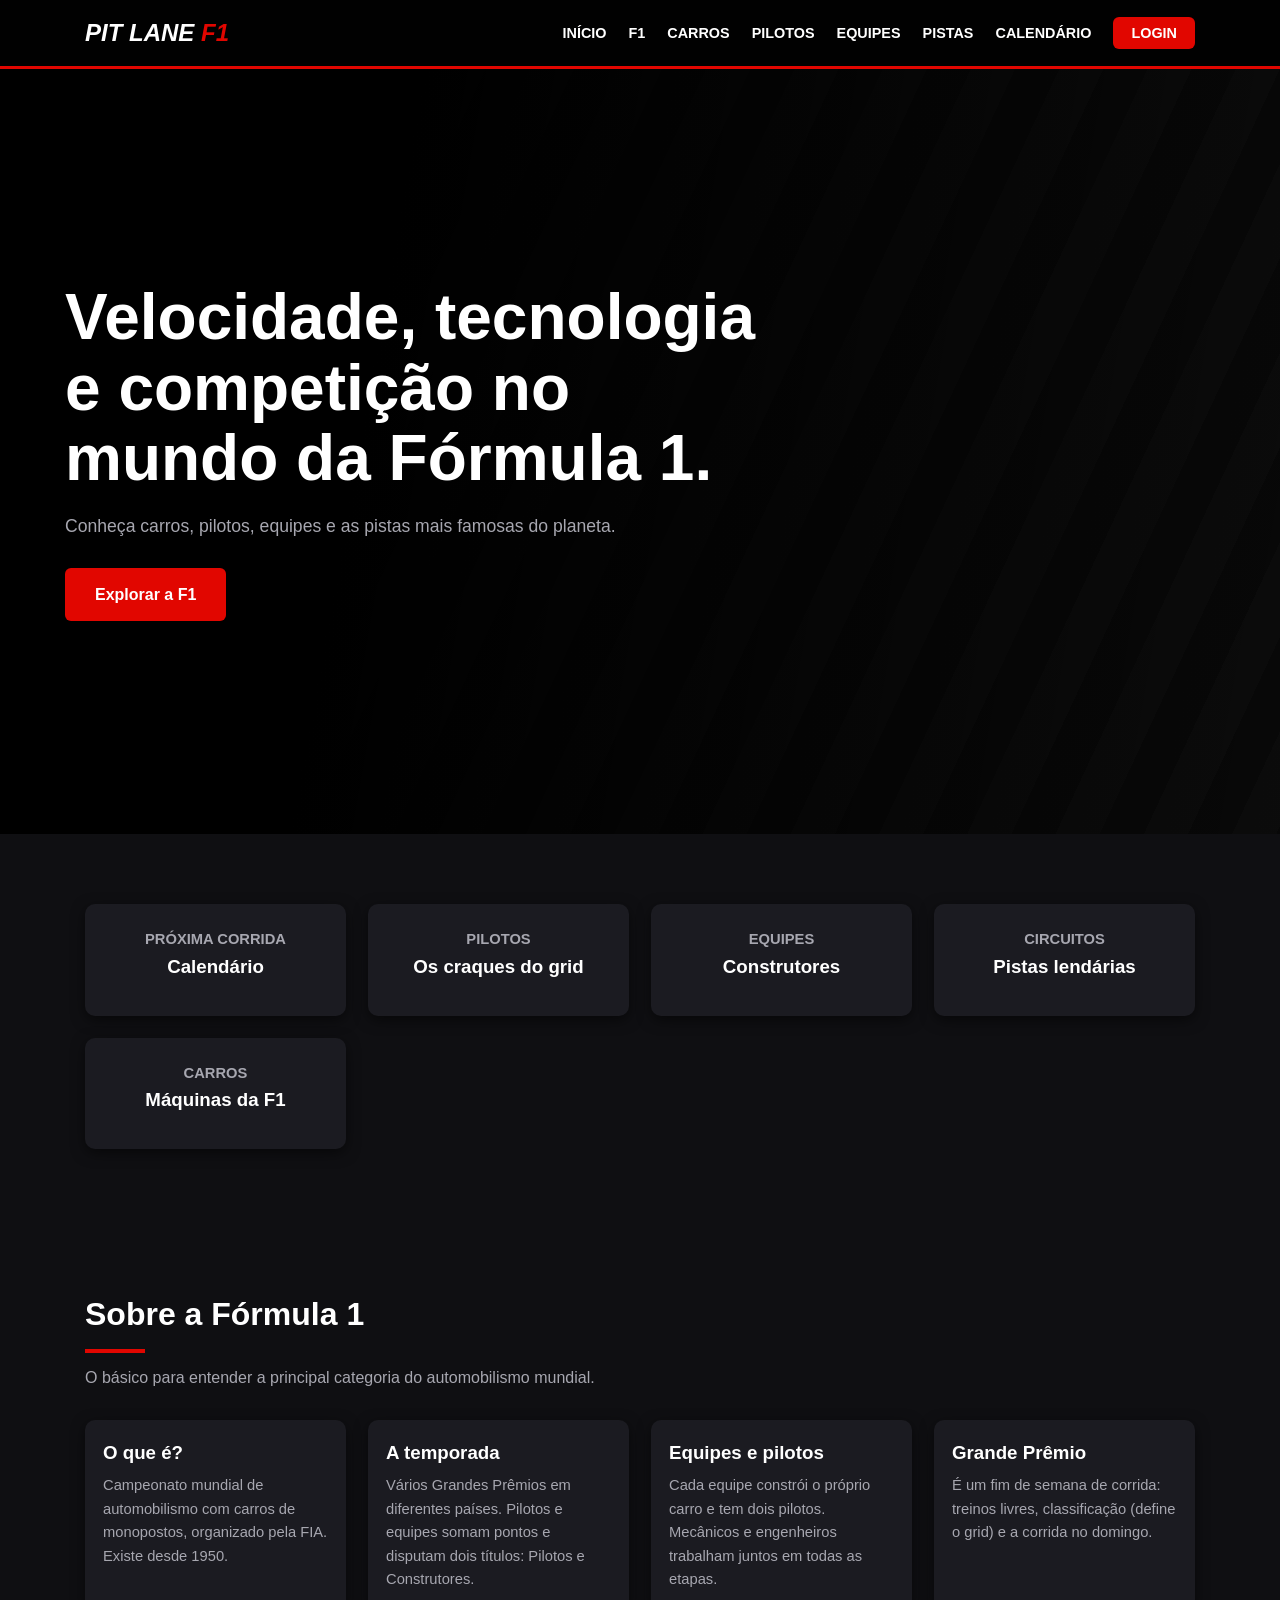
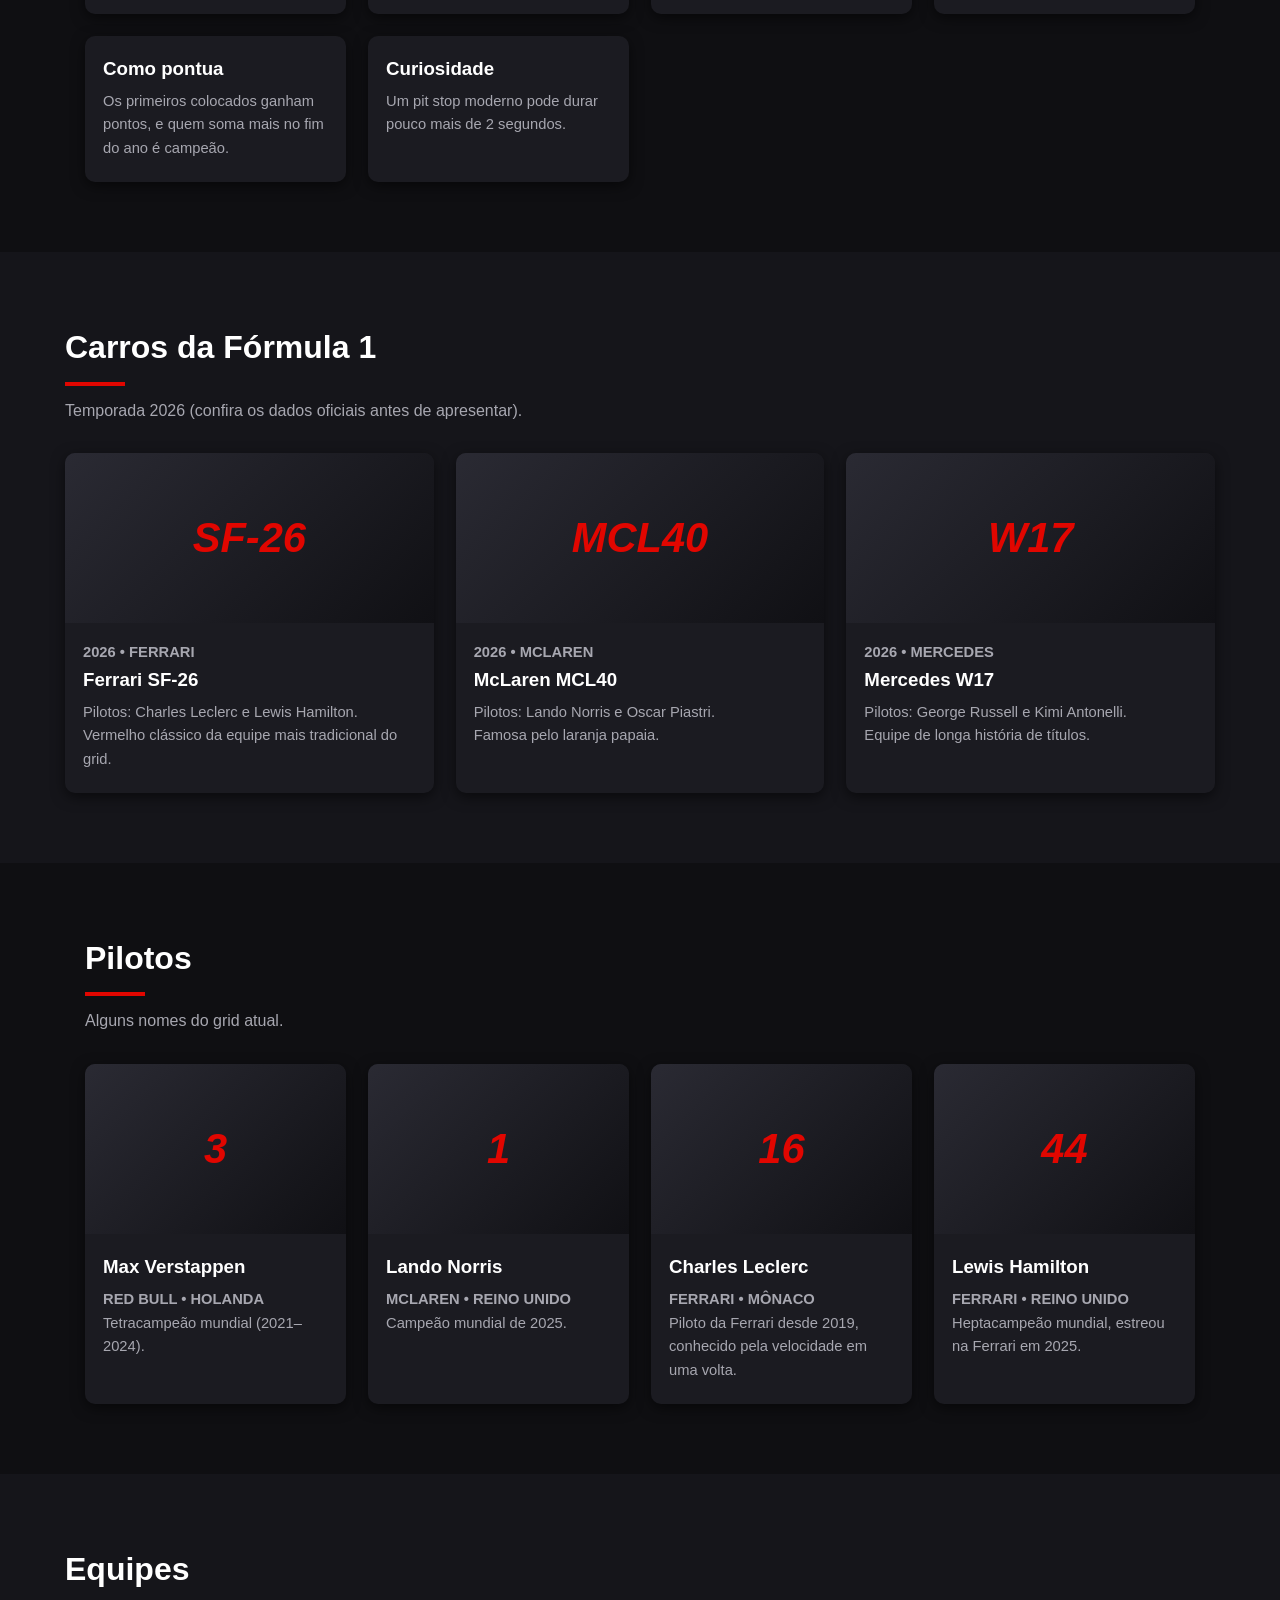
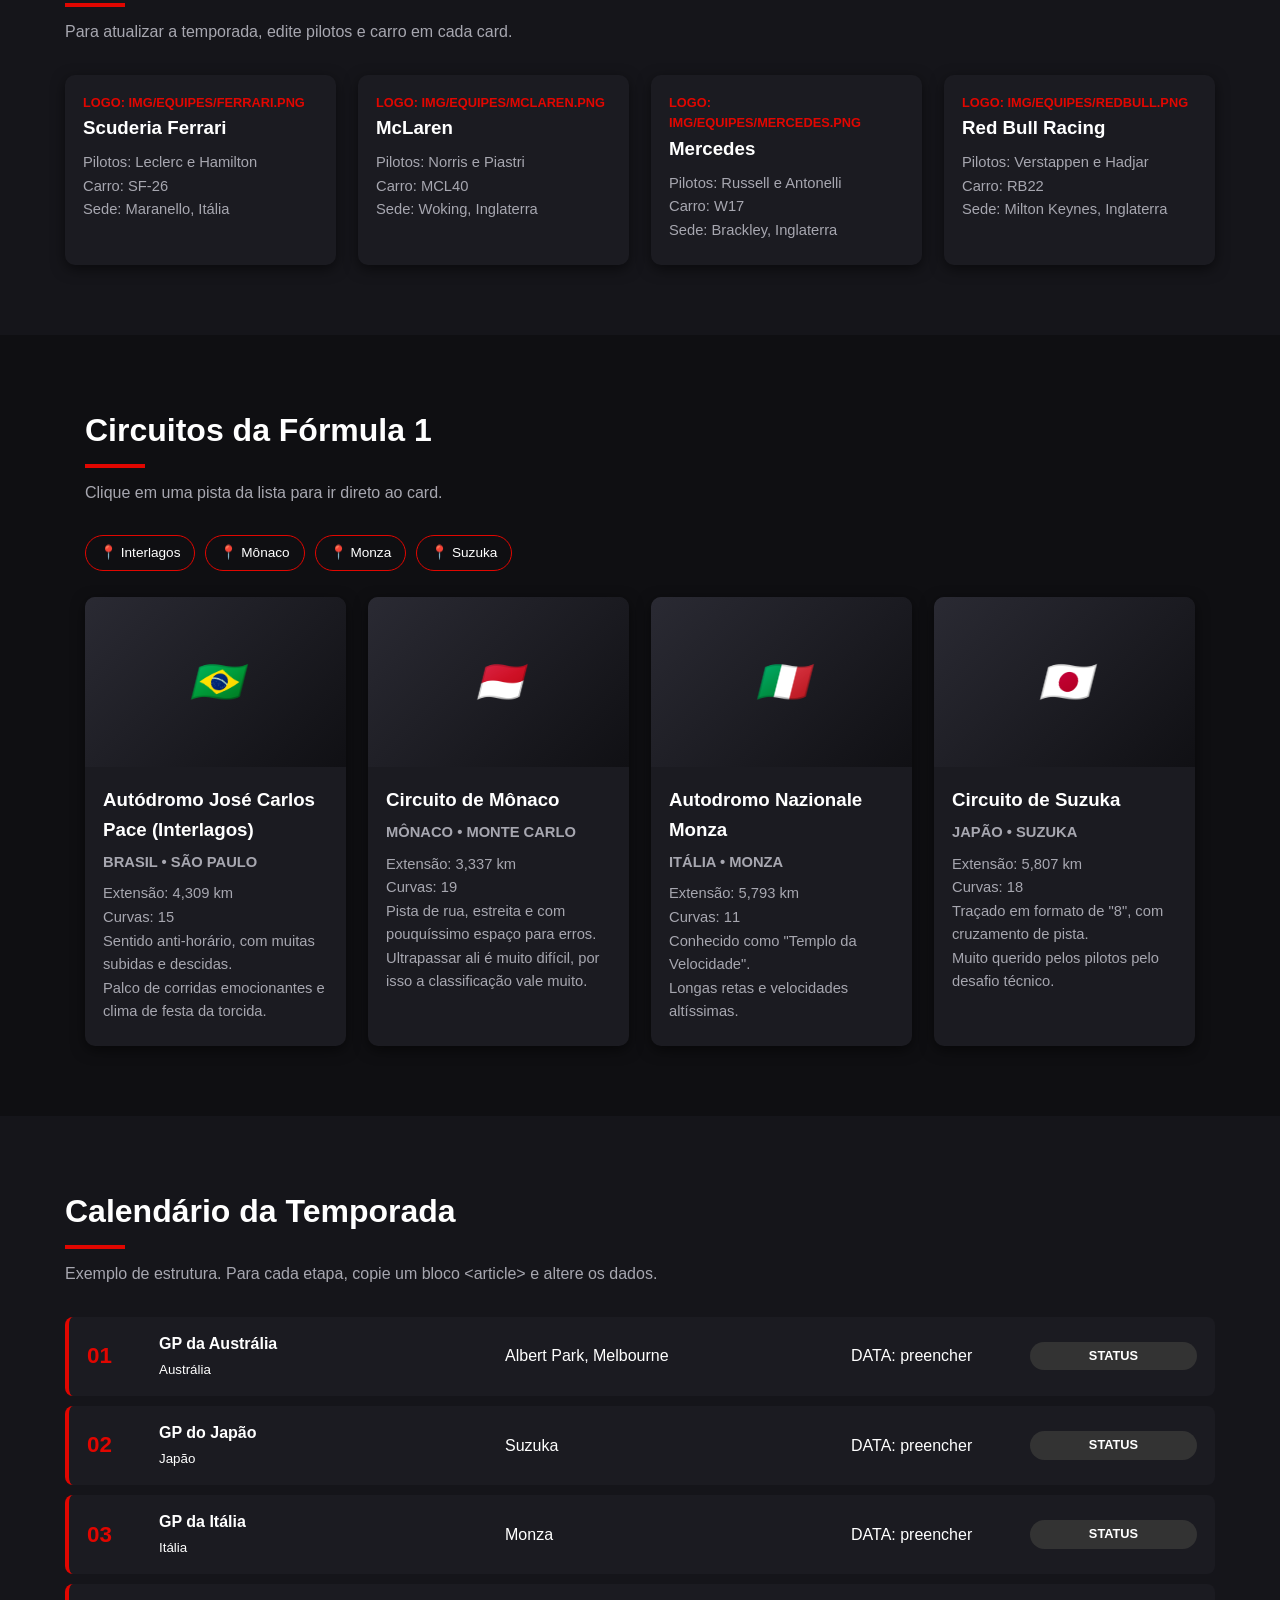
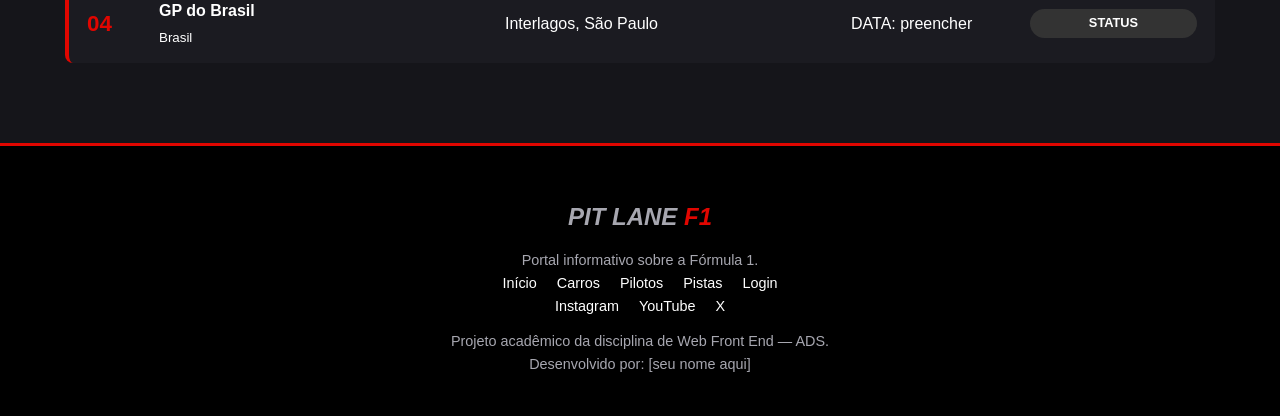
<file: index.html>
<!DOCTYPE html>
<html lang="pt-BR">
<head>
  <meta charset="UTF-8">
  <meta name="viewport" content="width=device-width, initial-scale=1.0">
  <meta name="description" content="Portal sobre Fórmula 1: carros, pilotos, equipes, circuitos e calendário.">
  <title>Pit Lane F1 | Portal de Fórmula 1</title>
  <link rel="stylesheet" href="style.css">
</head>
<body>

<!-- ================= CABEÇALHO ================= -->
<header class="cabecalho">
  <div class="barra">
    <a href="#inicio" class="logo">PIT LANE <span>F1</span></a>
    <!-- Menu mobile SEM JavaScript: o checkbox escondido guarda "aberto/fechado" e o CSS (:checked) mostra o menu -->
    <input type="checkbox" id="menu-toggle" class="menu-toggle" aria-label="Abrir menu">
    <label for="menu-toggle" class="btn-menu">☰</label>
    <nav aria-label="Menu principal">
      <ul class="menu">
        <li><a href="#inicio">INÍCIO</a></li>
        <li><a href="#f1">F1</a></li>
        <li><a href="#carros">CARROS</a></li>
        <li><a href="#pilotos">PILOTOS</a></li>
        <li><a href="#equipes">EQUIPES</a></li>
        <li><a href="#pistas">PISTAS</a></li>
        <li><a href="#calendario">CALENDÁRIO</a></li>
        <li><a href="login.html" class="btn-login">LOGIN</a></li>
      </ul>
    </nav>
  </div>
</header>

<main>
<!-- ================= HERO ================= -->
<div class="hero" id="inicio">
  <div>
    <h1>Velocidade, tecnologia e competição no mundo da Fórmula 1.</h1>
    <p>Conheça carros, pilotos, equipes e as pistas mais famosas do planeta.</p>
    <a href="#f1" class="btn">Explorar a F1</a>
  </div>
</div>

<!-- Cards de destaque (atalhos para as seções) -->
<section class="destaque" aria-label="Destaques">
  <div class="grid">
    <a href="#calendario" class="card"><p class="tag">Próxima corrida</p><h3>Calendário</h3></a>
    <a href="#pilotos" class="card"><p class="tag">Pilotos</p><h3>Os craques do grid</h3></a>
    <a href="#equipes" class="card"><p class="tag">Equipes</p><h3>Construtores</h3></a>
    <a href="#pistas" class="card"><p class="tag">Circuitos</p><h3>Pistas lendárias</h3></a>
    <a href="#carros" class="card"><p class="tag">Carros</p><h3>Máquinas da F1</h3></a>
  </div>
</section>

<!-- ================= SOBRE A F1 ================= -->
<section id="f1">
  <h2>Sobre a Fórmula 1</h2>
  <p class="sub">O básico para entender a principal categoria do automobilismo mundial.</p>
  <div class="grid">
    <article class="card"><div class="texto"><h3>O que é?</h3><p>Campeonato mundial de automobilismo com carros de monopostos, organizado pela FIA. Existe desde 1950.</p></div></article>
    <article class="card"><div class="texto"><h3>A temporada</h3><p>Vários Grandes Prêmios em diferentes países. Pilotos e equipes somam pontos e disputam dois títulos: Pilotos e Construtores.</p></div></article>
    <article class="card"><div class="texto"><h3>Equipes e pilotos</h3><p>Cada equipe constrói o próprio carro e tem dois pilotos. Mecânicos e engenheiros trabalham juntos em todas as etapas.</p></div></article>
    <article class="card"><div class="texto"><h3>Grande Prêmio</h3><p>É um fim de semana de corrida: treinos livres, classificação (define o grid) e a corrida no domingo.</p></div></article>
    <article class="card"><div class="texto"><h3>Como pontua</h3><p>Os primeiros colocados ganham pontos, e quem soma mais no fim do ano é campeão.</p></div></article>
    <article class="card"><div class="texto"><h3>Curiosidade</h3><p>Um pit stop moderno pode durar pouco mais de 2 segundos.</p></div></article>
  </div>
</section>

<!-- ================= CARROS ================= -->
<!-- DADOS: para atualizar a temporada, altere os textos dos cards abaixo. Confira em formula1.com -->
<section id="carros" class="faixa">
  <h2>Carros da Fórmula 1</h2>
  <p class="sub">Temporada 2026 (confira os dados oficiais antes de apresentar).</p>
  <div class="grid">
    <article class="card">
      <div class="foto"><!-- <img src="img/carros/ferrari.jpg" alt="Ferrari SF-26"> -->SF-26</div>
      <div class="texto"><p class="tag">2026 • Ferrari</p><h3>Ferrari SF-26</h3>
        <p>Pilotos: Charles Leclerc e Lewis Hamilton.</p><p>Vermelho clássico da equipe mais tradicional do grid.</p></div>
    </article>
    <article class="card">
      <div class="foto">MCL40</div>
      <div class="texto"><p class="tag">2026 • McLaren</p><h3>McLaren MCL40</h3>
        <p>Pilotos: Lando Norris e Oscar Piastri.</p><p>Famosa pelo laranja papaia.</p></div>
    </article>
    <article class="card">
      <div class="foto">W17</div>
      <div class="texto"><p class="tag">2026 • Mercedes</p><h3>Mercedes W17</h3>
        <p>Pilotos: George Russell e Kimi Antonelli.</p><p>Equipe de longa história de títulos.</p></div>
    </article>
  </div>
</section>

<!-- ================= PILOTOS ================= -->
<section id="pilotos">
  <h2>Pilotos</h2>
  <p class="sub">Alguns nomes do grid atual.</p>
  <div class="grid">
    <article class="card">
      <div class="foto"><!-- <img src="img/pilotos/verstappen.jpg" alt="Max Verstappen"> -->3</div>
      <div class="texto"><h3>Max Verstappen</h3><p class="tag">Red Bull • Holanda</p><p>Tetracampeão mundial (2021–2024).</p></div>
    </article>
    <article class="card">
      <div class="foto">1</div>
      <div class="texto"><h3>Lando Norris</h3><p class="tag">McLaren • Reino Unido</p><p>Campeão mundial de 2025.</p></div>
    </article>
    <article class="card">
      <div class="foto">16</div>
      <div class="texto"><h3>Charles Leclerc</h3><p class="tag">Ferrari • Mônaco</p><p>Piloto da Ferrari desde 2019, conhecido pela velocidade em uma volta.</p></div>
    </article>
    <article class="card">
      <div class="foto">44</div>
      <div class="texto"><h3>Lewis Hamilton</h3><p class="tag">Ferrari • Reino Unido</p><p>Heptacampeão mundial, estreou na Ferrari em 2025.</p></div>
    </article>
  </div>
</section>

<!-- ================= EQUIPES ================= -->
<section id="equipes" class="faixa">
  <h2>Equipes</h2>
  <p class="sub">Para atualizar a temporada, edite pilotos e carro em cada card.</p>
  <div class="grid">
    <article class="card"><div class="texto"><div class="tag">Logo: img/equipes/ferrari.png</div><h3>Scuderia Ferrari</h3><ul><li>Pilotos: Leclerc e Hamilton</li><li>Carro: SF-26</li><li>Sede: Maranello, Itália</li></ul></div></article>
    <article class="card"><div class="texto"><div class="tag">Logo: img/equipes/mclaren.png</div><h3>McLaren</h3><ul><li>Pilotos: Norris e Piastri</li><li>Carro: MCL40</li><li>Sede: Woking, Inglaterra</li></ul></div></article>
    <article class="card"><div class="texto"><div class="tag">Logo: img/equipes/mercedes.png</div><h3>Mercedes</h3><ul><li>Pilotos: Russell e Antonelli</li><li>Carro: W17</li><li>Sede: Brackley, Inglaterra</li></ul></div></article>
    <article class="card"><div class="texto"><div class="tag">Logo: img/equipes/redbull.png</div><h3>Red Bull Racing</h3><ul><li>Pilotos: Verstappen e Hadjar</li><li>Carro: RB22</li><li>Sede: Milton Keynes, Inglaterra</li></ul></div></article>
  </div>
</section>

<!-- ================= CIRCUITOS ================= -->
<section id="pistas">
  <h2>Circuitos da Fórmula 1</h2>
  <p class="sub">Clique em uma pista da lista para ir direto ao card.</p>
  <!-- "Mapa/lista" de circuitos -->
  <div class="lista-pistas" aria-label="Lista de circuitos">
    <a href="#interlagos">📍 Interlagos</a><a href="#monaco">📍 Mônaco</a>
    <a href="#monza">📍 Monza</a><a href="#suzuka">📍 Suzuka</a>
  </div>
  <div class="grid">
    <article class="card" id="interlagos">
      <div class="foto"><!-- <img src="img/circuitos/interlagos.jpg" alt="Autódromo de Interlagos"> -->🇧🇷</div>
      <div class="texto"><h3>Autódromo José Carlos Pace (Interlagos)</h3><p class="tag">Brasil • São Paulo</p>
        <ul><li>Extensão: 4,309 km</li><li>Curvas: 15</li><li>Sentido anti-horário, com muitas subidas e descidas.</li></ul>
        <p>Palco de corridas emocionantes e clima de festa da torcida.</p></div>
    </article>
    <article class="card" id="monaco">
      <div class="foto">🇲🇨</div>
      <div class="texto"><h3>Circuito de Mônaco</h3><p class="tag">Mônaco • Monte Carlo</p>
        <ul><li>Extensão: 3,337 km</li><li>Curvas: 19</li><li>Pista de rua, estreita e com pouquíssimo espaço para erros.</li></ul>
        <p>Ultrapassar ali é muito difícil, por isso a classificação vale muito.</p></div>
    </article>
    <article class="card" id="monza">
      <div class="foto">🇮🇹</div>
      <div class="texto"><h3>Autodromo Nazionale Monza</h3><p class="tag">Itália • Monza</p>
        <ul><li>Extensão: 5,793 km</li><li>Curvas: 11</li><li>Conhecido como "Templo da Velocidade".</li></ul>
        <p>Longas retas e velocidades altíssimas.</p></div>
    </article>
    <article class="card" id="suzuka">
      <div class="foto">🇯🇵</div>
      <div class="texto"><h3>Circuito de Suzuka</h3><p class="tag">Japão • Suzuka</p>
        <ul><li>Extensão: 5,807 km</li><li>Curvas: 18</li><li>Traçado em formato de "8", com cruzamento de pista.</li></ul>
        <p>Muito querido pelos pilotos pelo desafio técnico.</p></div>
    </article>
  </div>
</section>

<!-- ================= CALENDÁRIO ================= -->
<!-- ATENÇÃO: datas e status precisam ser conferidos em formula1.com/en/racing/2026 e digitados manualmente. -->
<section id="calendario" class="faixa">
  <h2>Calendário da Temporada</h2>
  <p class="sub">Exemplo de estrutura. Para cada etapa, copie um bloco &lt;article&gt; e altere os dados.</p>

  <article class="corrida">
    <span class="etapa">01</span>
    <div><strong>GP da Austrália</strong><br><small>Austrália</small></div>
    <div>Albert Park, Melbourne</div>
    <div>DATA: preencher</div>
    <span class="status">STATUS</span>
  </article>
  <article class="corrida">
    <span class="etapa">02</span>
    <div><strong>GP do Japão</strong><br><small>Japão</small></div>
    <div>Suzuka</div>
    <div>DATA: preencher</div>
    <span class="status">STATUS</span>
  </article>
  <article class="corrida">
    <span class="etapa">03</span>
    <div><strong>GP da Itália</strong><br><small>Itália</small></div>
    <div>Monza</div>
    <div>DATA: preencher</div>
    <span class="status">STATUS</span>
  </article>
  <article class="corrida">
    <span class="etapa">04</span>
    <div><strong>GP do Brasil</strong><br><small>Brasil</small></div>
    <div>Interlagos, São Paulo</div>
    <div>DATA: preencher</div>
    <span class="status">STATUS</span>
  </article>
</section>
</main>

<!-- ================= RODAPÉ ================= -->
<footer class="rodape">
  <p class="logo">PIT LANE <span>F1</span></p>
  <p>Portal informativo sobre a Fórmula 1.</p>
  <nav aria-label="Links do rodapé"><a href="#inicio">Início</a><a href="#carros">Carros</a><a href="#pilotos">Pilotos</a><a href="#pistas">Pistas</a><a href="login.html">Login</a></nav>
  <div class="redes"><a href="#">Instagram</a><a href="#">YouTube</a><a href="#">X</a></div>
  <p>Projeto acadêmico da disciplina de Web Front End — ADS.<br>Desenvolvido por: [seu nome aqui]</p>
</footer>

</body>
</html>
</file>
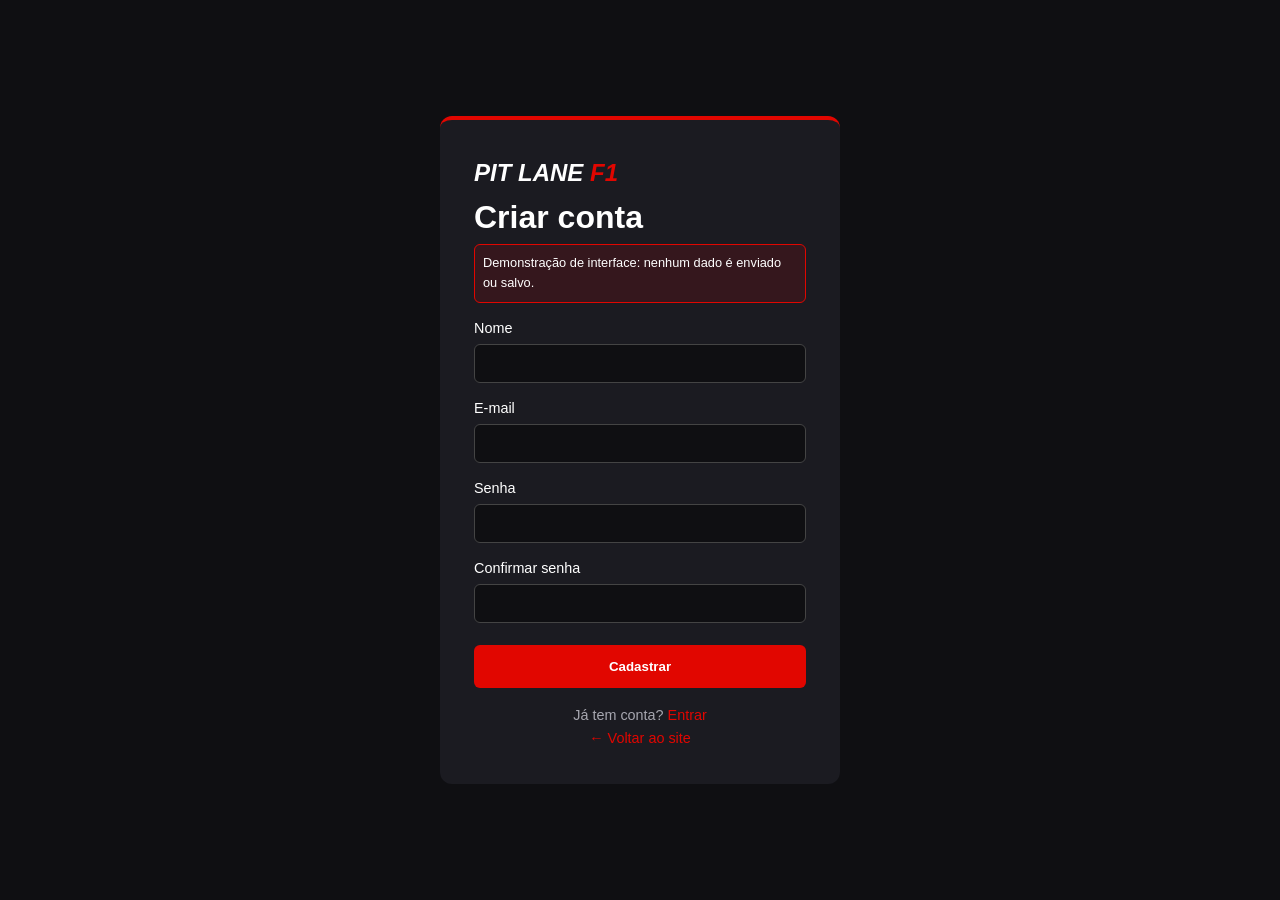
<file: cadastro.html>
<!DOCTYPE html>
<html lang="pt-BR">
<head>
  <meta charset="UTF-8">
  <meta name="viewport" content="width=device-width, initial-scale=1.0">
  <title>Cadastro | Pit Lane F1</title>
  <link rel="stylesheet" href="style.css">
</head>
<body>
  <main class="pagina-form">
    <!-- Sem JavaScript e sem backend: os campos não têm o atributo "name", então nenhum dado é enviado.
         O botão apenas leva o usuário para a próxima página. Os "required" e type="email" validam o preenchimento. -->
    <form class="form" action="login.html">
      <p class="logo">PIT LANE <span>F1</span></p>
      <h1>Criar conta</h1>
      <p class="aviso">Demonstração de interface: nenhum dado é enviado ou salvo.</p>
      <label for="nome">Nome</label>
      <input type="text" id="nome" required>
      <label for="email">E-mail</label>
      <input type="email" id="email" required>
      <label for="senha">Senha</label>
      <input type="password" id="senha" required>
      <label for="senha2">Confirmar senha</label>
      <input type="password" id="senha2" required>
      <button class="btn" type="submit">Cadastrar</button>
      <p class="links">Já tem conta? <a href="login.html">Entrar</a><br><a href="index.html">← Voltar ao site</a></p>
    </form>
  </main>
</body>
</html>
</file>
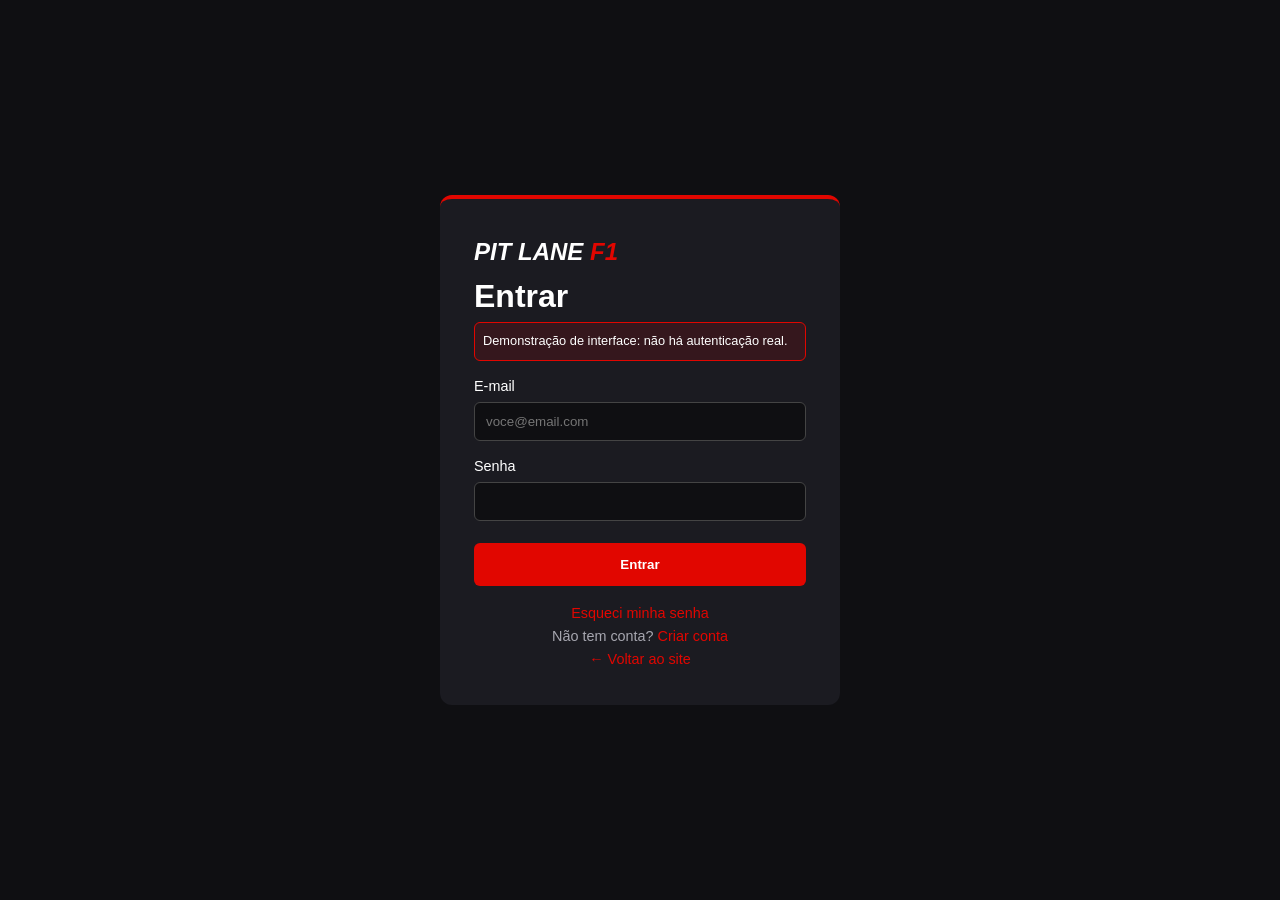
<file: login.html>
<!DOCTYPE html>
<html lang="pt-BR">
<head>
  <meta charset="UTF-8">
  <meta name="viewport" content="width=device-width, initial-scale=1.0">
  <title>Login | Pit Lane F1</title>
  <link rel="stylesheet" href="style.css">
</head>
<body>
  <main class="pagina-form">
    <!-- Sem JavaScript e sem backend: os campos não têm o atributo "name", então nenhum dado é enviado.
         O botão apenas leva o usuário para a próxima página. Os "required" e type="email" validam o preenchimento. -->
    <form class="form" action="index.html">
      <p class="logo">PIT LANE <span>F1</span></p>
      <h1>Entrar</h1>
      <p class="aviso">Demonstração de interface: não há autenticação real.</p>
      <label for="email">E-mail</label>
      <input type="email" id="email" placeholder="voce@email.com" required>
      <label for="senha">Senha</label>
      <input type="password" id="senha" required>
      <button class="btn" type="submit">Entrar</button>
      <p class="links"><a href="#">Esqueci minha senha</a><br>
      Não tem conta? <a href="cadastro.html">Criar conta</a><br><a href="index.html">← Voltar ao site</a></p>
    </form>
  </main>
</body>
</html>
</file>
<file: style.css>
/* ===== VARIÁVEIS: para mudar as cores do site, altere aqui ===== */
:root{--fundo:#0f0f12;--card:#1b1b21;--vermelho:#e10600;--branco:#fff;--cinza:#a7a7b0}
*{box-sizing:border-box;margin:0;padding:0}
html{scroll-behavior:smooth}            /* rolagem suave */
body{font-family:Arial,Helvetica,sans-serif;background:var(--fundo);color:var(--branco);line-height:1.6}
a{color:inherit;text-decoration:none}
section{padding:70px 20px;max-width:1150px;margin:auto}
h2{font-size:2rem;margin-bottom:8px}
h2::after{content:"";display:block;width:60px;height:4px;background:var(--vermelho);margin-top:8px}
.sub{color:var(--cinza);margin:12px 0 30px}

/* ===== CABEÇALHO ===== */
.cabecalho{position:sticky;top:0;z-index:10;background:#000e;border-bottom:3px solid var(--vermelho)}
.cabecalho .barra{max-width:1150px;margin:auto;padding:14px 20px;display:flex;justify-content:space-between;align-items:center}
.logo{font-size:1.5rem;font-weight:900;font-style:italic}.logo span{color:var(--vermelho)}
.menu{display:flex;gap:22px;list-style:none;align-items:center}
.menu a{font-size:.9rem;font-weight:bold;transition:.3s}
.menu a:hover{color:var(--vermelho)}
.btn-login{background:var(--vermelho);padding:8px 18px;border-radius:6px}
.btn-menu{display:none;background:none;border:2px solid #fff;color:#fff;font-size:1.4rem;padding:2px 10px;border-radius:6px;cursor:pointer}
/* Checkbox usado para abrir/fechar o menu mobile (sem JavaScript) */
.menu-toggle{display:none}

/* ===== HERO ===== */
/* Para usar foto: troque o gradiente por url("img/circuitos/hero.jpg") */
.hero{min-height:85vh;display:flex;align-items:center;padding:20px;
 background:linear-gradient(100deg,#000 30%,#000a),repeating-linear-gradient(115deg,#222 0 40px,#181818 40px 80px)}
.hero div{max-width:1150px;margin:auto;width:100%}
.hero h1{font-size:clamp(2.2rem,6vw,4rem);max-width:700px;line-height:1.1}
.hero p{color:var(--cinza);margin:18px 0 28px;font-size:1.1rem}
.btn{display:inline-block;background:var(--vermelho);padding:14px 30px;border-radius:6px;font-weight:bold;border:0;color:#fff;cursor:pointer;transition:.3s}
.btn:hover{background:#b30500;transform:translateY(-3px)}

/* ===== GRID E CARDS ===== */
.grid{display:grid;grid-template-columns:repeat(auto-fit,minmax(240px,1fr));gap:22px}
.card{background:var(--card);border-radius:10px;overflow:hidden;border-bottom:4px solid transparent;box-shadow:0 4px 14px #0008;transition:.3s}
.card:hover{transform:translateY(-8px);border-color:var(--vermelho);box-shadow:0 10px 25px #e1060040}
.card .texto{padding:18px}
.card h3{margin-bottom:6px}
.card p,.card li{color:var(--cinza);font-size:.92rem}
.card ul{list-style:none;margin-top:8px}
.tag{color:var(--vermelho);font-weight:bold;font-size:.8rem;text-transform:uppercase}
/* Área da imagem: use <img> dentro dela quando tiver as fotos */
.foto{height:170px;display:flex;align-items:center;justify-content:center;font-size:2.6rem;font-weight:900;font-style:italic;
 background:linear-gradient(135deg,#2a2a33,#101014);color:var(--vermelho)}
.foto img{width:100%;height:100%;object-fit:cover}
.destaque a.card{padding:24px;text-align:center}
.faixa{background:#15151a;max-width:none}
.faixa>*{max-width:1150px;margin-left:auto;margin-right:auto}

/* ===== LISTA DE CIRCUITOS ===== */
.lista-pistas{display:flex;flex-wrap:wrap;gap:10px;margin-bottom:26px}
.lista-pistas a{border:1px solid var(--vermelho);padding:6px 14px;border-radius:20px;font-size:.85rem;transition:.3s}
.lista-pistas a:hover{background:var(--vermelho)}

/* ===== CALENDÁRIO ===== */
.corrida{display:grid;grid-template-columns:60px 2fr 2fr 1fr 1fr;gap:12px;align-items:center;background:var(--card);padding:14px 18px;border-radius:8px;margin-bottom:10px;border-left:4px solid var(--vermelho);transition:.3s}
.corrida:hover{background:#25252d}
.etapa{font-size:1.4rem;font-weight:900;color:var(--vermelho)}
.status{font-size:.8rem;font-weight:bold;text-align:center;padding:4px 8px;border-radius:20px;background:#333}

/* ===== FORMULÁRIOS ===== */
.pagina-form{min-height:100vh;display:flex;align-items:center;justify-content:center;padding:20px}
.form{background:var(--card);padding:34px;border-radius:12px;width:100%;max-width:400px;border-top:4px solid var(--vermelho)}
.form label{display:block;margin:14px 0 4px;font-size:.9rem}
.form input{width:100%;padding:11px;border-radius:6px;border:1px solid #444;background:#0f0f12;color:#fff}
.form input:focus{outline:2px solid var(--vermelho)}
.form .btn{width:100%;margin-top:22px}
.form .links{margin-top:16px;font-size:.9rem;text-align:center;color:var(--cinza)}
.form .links a{color:var(--vermelho)}
.aviso{background:#e1060022;border:1px solid var(--vermelho);padding:8px;border-radius:6px;font-size:.8rem;margin-bottom:10px}

/* ===== RODAPÉ ===== */
.rodape{background:#000;border-top:3px solid var(--vermelho);padding:40px 20px;text-align:center;color:var(--cinza);font-size:.9rem}
.rodape nav a,.rodape .redes a{margin:0 10px;color:#fff}
.rodape nav a:hover,.rodape .redes a:hover{color:var(--vermelho)}
.rodape p{margin-top:12px}

/* ===== RESPONSIVO ===== */
@media(max-width:850px){
 .menu-toggle{display:block;position:absolute;opacity:0;width:1px;height:1px} /* invisível, mas acessível pelo teclado */
 .menu-toggle:focus-visible + .btn-menu{outline:2px solid var(--vermelho)}
 .btn-menu{display:block;margin-left:auto} /* empurra o ☰ para a direita */
 .menu{display:none;position:absolute;top:100%;left:0;right:0;flex-direction:column;background:#000;padding:20px;gap:16px}
 .menu-toggle:checked ~ nav .menu{display:flex} /* checkbox marcado = menu aberto */
 .corrida{grid-template-columns:50px 1fr}
 section{padding:50px 16px}
}
</file>
